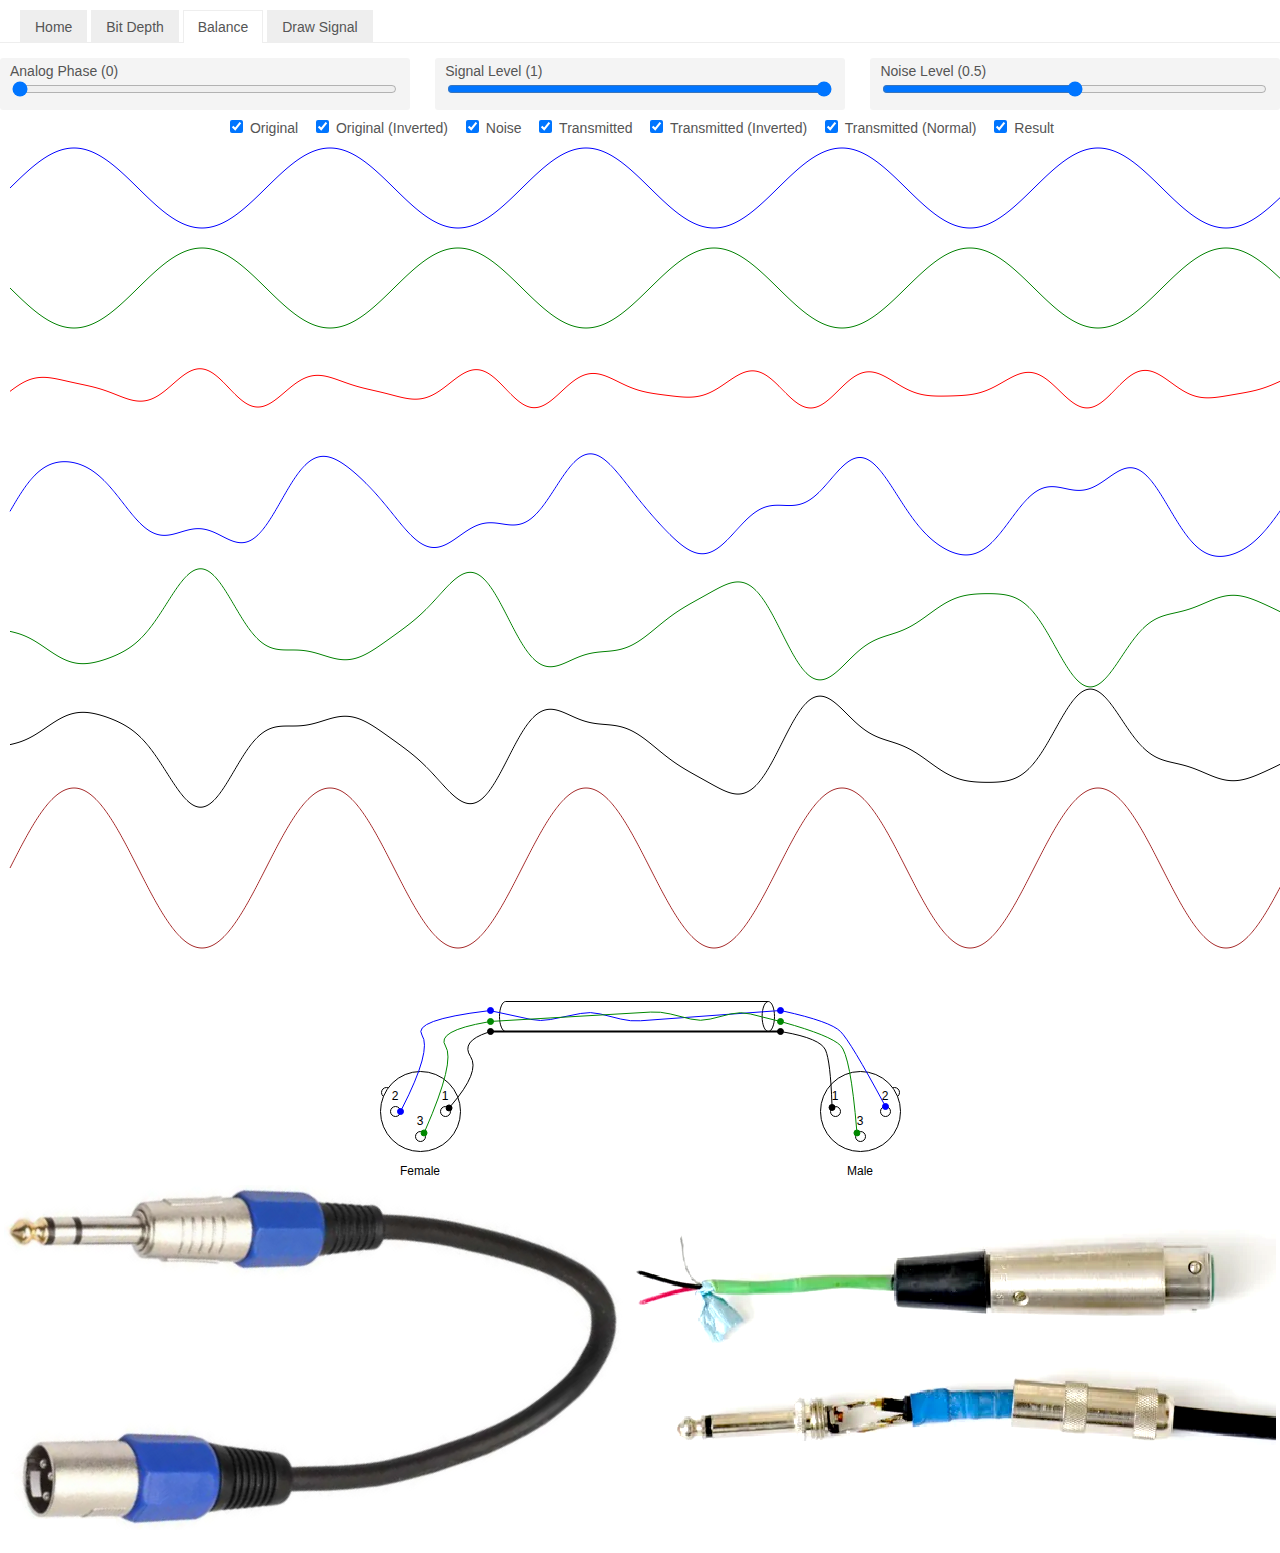
<file: balance.html>
<!DOCTYPE html>
<html lang="en">
<head>
    <meta charset="UTF-8">
    <meta http-equiv="X-UA-Compatible" content="IE=edge">
    <meta name="viewport" content="width=device-width, initial-scale=1.0">
    <title>Wave Recording Simulator</title>
    <link rel="stylesheet" href="css.css">
    <link rel="stylesheet" href="menu.css">
    <script src="balance.js"></script>
</head>
<body>
    <div class="menu">
        <ul class="main-menu">
            <li class="menu-item"><a href="./index.html">Home</a></li>
            <li class="menu-item"><a href="./bit-depth.html">Bit Depth</a></li>
            <li class="menu-item selected"><a href="./balance.html">Balance</a></li>
            <li class="menu-item"><a href="./signal.html">Draw Signal</a></li>
        </ul>
    </div>
    <div class="page">
        <div class="row three-col">
            <div class="control-wrapper">
                <div class="label">Analog Phase <span class="value"></span></div>
                <div class="control"><input type="range" id="phase" min="0" max="720" step="1"></div>
            </div>    
            <div class="control-wrapper">
                <div class="label">Signal Level <span class="value"></span></div>
                <div class="control"><input type="range" id="level" min="0" max="1" step="0.01"></div>
            </div>    
            <div class="control-wrapper">
                <div class="label">Noise Level <span class="value"></span></div>
                <div class="control"><input type="range" id="noiselevel" min="0" max="1" step="0.01"></div>
            </div>    
        </div> 
        <div class="selector-area">
            <label for="drawori"><input type="checkbox" name="drawori" id="drawori" value="1"> Original</label>  
            <label for="draworiinverted"><input type="checkbox" name="draworiinverted" id="draworiinverted" value="1"> Original (Inverted)</label>  
            <label for="drawnoise"><input type="checkbox" name="drawnoise" id="drawnoise" value="1"> Noise</label>  
            <label for="drawtransmittedori"><input type="checkbox" name="drawtransmittedori" id="drawtransmittedori" value="1"> Transmitted</label>      
            <label for="drawtransmittedinverted"><input type="checkbox" name="drawtransmittedinverted" id="drawtransmittedinverted" value="1"> Transmitted (Inverted)</label>      
            <label for="drawtransmittednormal"><input type="checkbox" name="drawtransmittednormal" id="drawtransmittednormal" value="1"> Transmitted (Normal)</label>      
            <label for="drawresult"><input type="checkbox" name="drawresult" id="drawresult" value="1"> Result</label>      
        </div>
          
        <canvas id="canvas1" width="100%" height="840"></canvas>

        <div class="image-area">
            <img src="balanced-line.svg" alt="Balanced Line"><br/>
            <img src="balanced-cable.png" alt="Balanced Cable">
        </div>
        
        
    </div>
    
</body>
</html>
</file>
<file: css.css>
body{
    color: #555555;
    padding: 0px;
    margin: 0px;
    font-family: Verdana, Geneva, Tahoma, sans-serif;
    font-size: 11pt;
}
.page{
    width: 100%;
    min-width: 800px;
    margin: 0px auto;
    position: relative;
    padding: 10px 0 0 0;
}
@media screen and (max-width: 800px){
    .page{
        width: 100%;
    }        
}
@media screen and (min-width: 1366px) and (max-width: 1599px){
    .page{
        width: 1200px;
    }        
}
@media screen and (min-width: 1600px) and (max-width: 1800px){
    .page{
        width: 1500px;
    }        
}
@media screen and (min-width: 1800px){
    .page{
        width: 1780px;
    }        
}

.selector-area, .source-area{
    text-align: center;
    display: block;
    padding: 2px 0;
}
.selector-area label, .source-area label{
    display: inline-block;
    margin: 0 5px;
}
.control{
    position: relative;
}
input[type="range"]{
    width: 400px;
    width: calc(100% - 5px);
    box-sizing: border-box;
}

input[type="number"], select{
    padding: 5px 5px;
    border: 1px solid #DDDDDD;
    box-sizing: border-box;
    color: #333333;
    background-color: #FFFFFF;
    transition: all ease-in-out 0.24s;
}
input[type="number"]:focus, input[type="number"]:active, select:focus, select:active{
    outline: none;  
    box-shadow: 0px 0px 3px #DDDDDD;  
    background-color: #FFFFFF;
    color: #333333;
}
.control input[type="number"]{
    width: 100%;
    color: #666666;
    background-color: #FAFAFA;
}
.label{
    padding: 4px 0px 3px 0x;
}

.two-col, .three-col {
    display:flex;
    flex-direction:row;
    justify-content: space-between;
}

.control-wrapper {
    position: relative;
    padding: 5px 10px 10px 10px;
    box-sizing: border-box;
    margin-bottom: 5px;
    border-radius: 3px;
    background-color: #F4F4F4;
}
.two-col .control-wrapper{
    width: 48%;
}
.three-col .control-wrapper{
    width: 32%;
}
.image-area{
    text-align: center;
    padding: 20px 0;
}
</file>
<file: menu.css>
body{
    font-family: sans-serif;
    font-size:14px;
    margin: 0;
}

.menu{
    padding: 10px 20px 0 20px;
    border-bottom: 1px solid #EEEEEE;
    margin-bottom: 5px;
}
ul.main-menu{
    margin: 0 0 -1px 0;
    padding: 0;
}
ul.main-menu > li{
    display: inline-block;
}
ul.main-menu > li > a{
    display: block;
    padding: 8px 14px;
    background-color: #EEEEEE;
    border: solid #EEEEEE;
    border-width: 1px 1px 0 1px;
    color: #555555;
    text-decoration: none;
}
ul.main-menu > li.selected > a{
    background-color: #FFFFFF;
}
</file>
